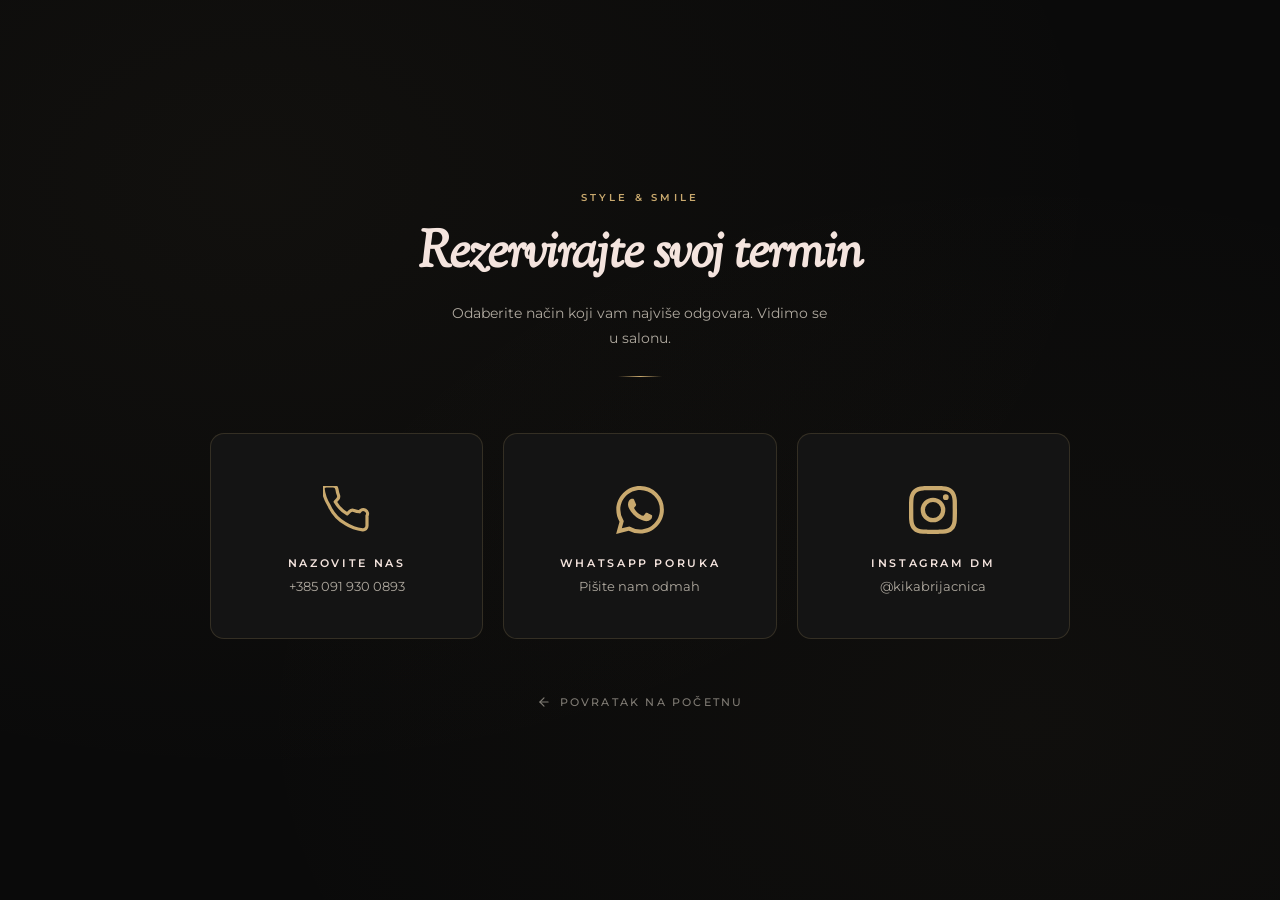
<file: booking.html>
<!DOCTYPE html>
<html lang="hr">
<head>
  <meta charset="UTF-8">
  <meta name="viewport" content="width=device-width, initial-scale=1.0">
  <title>Rezervirajte termin — Style &amp; Smile</title>
  <link rel="preconnect" href="https://fonts.googleapis.com">
  <link rel="preconnect" href="https://fonts.gstatic.com" crossorigin>
  <link href="https://fonts.googleapis.com/css2?family=Sorts+Mill+Goudy:ital@0;1&family=Montserrat:wght@300;400;500;600&display=swap" rel="stylesheet">
  <link rel="stylesheet" href="style.css">
  <style>
    body {
      background-color: #0a0a0a;
      color: var(--text-grey);
      font-family: 'Sorts Mill Goudy', Georgia, serif;
      min-height: 100vh;
      display: flex;
      flex-direction: column;
      padding: 64px 24px;
      /* Subtle radial grain on background */
      background-image:
        radial-gradient(ellipse at 20% 20%, rgba(201,169,110,0.04) 0%, transparent 60%),
        radial-gradient(ellipse at 80% 80%, rgba(201,169,110,0.03) 0%, transparent 55%);
    }

    main {
      flex: 1;
      display: flex;
      flex-direction: column;
      align-items: center;
      justify-content: center;
      width: 100%;
    }

    /* ── Header ── */
    .booking-header {
      text-align: center;
      margin-bottom: 56px;
    }

    .booking-eyebrow {
      font-family: 'Montserrat', sans-serif;
      font-size: 10px;
      font-weight: 600;
      letter-spacing: 0.32em;
      text-transform: uppercase;
      color: #c9a96e;
      display: block;
      margin-bottom: 22px;
    }

    .booking-title {
      font-family: 'Sorts Mill Goudy', Georgia, serif;
      font-size: clamp(30px, 5vw, 52px);
      font-style: italic;
      color: var(--cream);
      line-height: 1.1;
      letter-spacing: -0.02em;
      margin-bottom: 18px;
    }

    .booking-subtext {
      font-family: 'Montserrat', sans-serif;
      font-size: 14px;
      font-weight: 400;
      color: var(--medium-grey);
      line-height: 1.75;
      max-width: 380px;
      margin: 0 auto;
    }

    .booking-divider {
      width: 44px;
      height: 1px;
      background: linear-gradient(to right, transparent, #c9a96e, transparent);
      margin: 26px auto 0;
    }

    /* ── Cards grid ── */
    .booking-cards {
      display: grid;
      grid-template-columns: repeat(3, 1fr);
      gap: 20px;
      width: 100%;
      max-width: 860px;
      margin-bottom: 56px;
    }

    /* ── Card ── */
    .booking-card {
      position: relative;
      display: flex;
      flex-direction: column;
      align-items: center;
      justify-content: center;
      gap: 22px;
      padding: 52px 28px 44px;
      background: #141414;
      border-radius: 14px;
      border: 1px solid rgba(201, 169, 110, 0.18);
      text-decoration: none;
      color: var(--cream);
      touch-action: none;
      /* Spotlight vars */
      --base: 38;
      --spread: 20;
      --radius: 14;
      --border: 2;
      --size: 300;
      --border-size: calc(var(--border) * 1px);
      --spotlight-size: calc(var(--size) * 1px);
      --hue: calc(var(--base) + (var(--xp, 0) * var(--spread)));
      --border-spot-opacity: 1;
      --border-light-opacity: 0.5;
      transition: border-color 0.25s ease,
                  box-shadow 0.25s ease,
                  transform 0.35s cubic-bezier(0.34, 1.56, 0.64, 1);
    }

    .booking-card:hover {
      border-color: rgba(201, 169, 110, 0.55);
      box-shadow: 0 0 28px rgba(201, 169, 110, 0.35), 0 0 64px rgba(201, 169, 110, 0.15);
      transform: translateY(-5px);
    }

    /* Spotlight border */
    .booking-card::before,
    .booking-card::after {
      pointer-events: none;
      content: "";
      position: absolute;
      inset: calc(var(--border-size) * -1);
      border: var(--border-size) solid transparent;
      border-radius: calc(var(--radius) * 1px + var(--border-size));
      mask: linear-gradient(transparent, transparent), linear-gradient(white, white);
      mask-clip: padding-box, border-box;
      mask-composite: intersect;
      -webkit-mask: linear-gradient(#fff 0 0) content-box, linear-gradient(#fff 0 0);
      -webkit-mask-composite: xor;
    }

    .booking-card::before {
      background-image: radial-gradient(
        calc(var(--spotlight-size) * 0.75) calc(var(--spotlight-size) * 0.75) at
        var(--cx, -9999px) var(--cy, -9999px),
        hsl(var(--hue) 100% 65% / var(--border-spot-opacity)),
        transparent 100%
      );
      filter: brightness(3);
    }

    .booking-card::after {
      background-image: radial-gradient(
        calc(var(--spotlight-size) * 0.5) calc(var(--spotlight-size) * 0.5) at
        var(--cx, -9999px) var(--cy, -9999px),
        hsl(0 0% 100% / var(--border-light-opacity)),
        transparent 100%
      );
    }

    /* ── Icon wrapper ── */
    .booking-card-icon {
      width: 48px;
      height: 48px;
      color: #c9a96e;
      display: flex;
      align-items: center;
      justify-content: center;
    }

    .booking-card-icon svg {
      width: 100%;
      height: 100%;
    }

    /* stroke-based icons (phone) */
    .booking-card-icon.icon-stroke svg {
      fill: none;
      stroke: currentColor;
      stroke-width: 1.6;
      stroke-linecap: round;
      stroke-linejoin: round;
    }

    /* fill-based icons (WhatsApp, Instagram) */
    .booking-card-icon.icon-fill svg {
      fill: #c9a96e;
      stroke: none;
    }

    /* ── Card text ── */
    .booking-card-text {
      display: flex;
      flex-direction: column;
      align-items: center;
      gap: 8px;
    }

    .booking-card-label {
      font-family: 'Montserrat', sans-serif;
      font-size: 11px;
      font-weight: 600;
      letter-spacing: 0.24em;
      text-transform: uppercase;
      color: var(--cream);
      text-align: center;
    }

    .booking-card-sub {
      font-family: 'Montserrat', sans-serif;
      font-size: 13px;
      font-weight: 400;
      color: var(--medium-grey);
      text-align: center;
    }

    /* ── Back link ── */
    .booking-back {
      font-family: 'Montserrat', sans-serif;
      font-size: 11px;
      font-weight: 500;
      letter-spacing: 0.2em;
      text-transform: uppercase;
      color: var(--medium-grey);
      text-decoration: none;
      display: inline-flex;
      align-items: center;
      gap: 9px;
      opacity: 0.7;
      transition: opacity 0.25s ease, color 0.25s ease;
    }

    .booking-back:hover {
      opacity: 1;
      color: #c9a96e;
    }

    .booking-back svg {
      width: 14px;
      height: 14px;
      fill: none;
      stroke: currentColor;
      stroke-width: 2;
      stroke-linecap: round;
      stroke-linejoin: round;
    }

    /* ── Mobile ── */
    @media (max-width: 680px) {
      .booking-cards {
        grid-template-columns: 1fr;
        max-width: 380px;
      }
      .booking-card {
        flex-direction: row;
        justify-content: flex-start;
        padding: 28px 32px;
        gap: 24px;
      }
      .booking-card-text { align-items: flex-start; }
      .booking-card-icon { width: 40px; height: 40px; flex-shrink: 0; }
      body { padding: 48px 20px; padding-top: 80px; }
      main { justify-content: flex-start; }
      .booking-header { margin-bottom: 44px; }
      .booking-cards { margin-bottom: 44px; }
    }
  </style>
</head>
<body>

  <main>

  <header class="booking-header">
    <span class="booking-eyebrow">Style &amp; Smile</span>
    <h1 class="booking-title">Rezervirajte svoj termin</h1>
    <p class="booking-subtext">Odaberite način koji vam najviše odgovara. Vidimo se u salonu.</p>
    <div class="booking-divider" aria-hidden="true"></div>
  </header>

  <div class="booking-cards">

    <!-- CARD 1: Telefon -->
    <a href="tel:+3850919300893" class="booking-card" aria-label="Nazovite nas na +385 091 930 0893">
      <div class="booking-card-icon icon-stroke" aria-hidden="true">
        <svg viewBox="0 0 24 24" aria-hidden="true">
          <path d="M22 16.92v3a2 2 0 01-2.18 2 19.79 19.79 0 01-8.63-3.07A19.5 19.5 0 013.07 9.81a19.79 19.79 0 01-3.07-8.67A2 2 0 012 0h3a2 2 0 012 1.72 12.84 12.84 0 00.7 2.81 2 2 0 01-.45 2.11L6.09 7.91a16 16 0 006 6l1.27-1.27a2 2 0 012.11-.45 12.84 12.84 0 002.81.7A2 2 0 0122 14.92z"/>
        </svg>
      </div>
      <div class="booking-card-text" aria-hidden="true">
        <div class="booking-card-label">Nazovite nas</div>
        <div class="booking-card-sub">+385 091 930 0893</div>
      </div>
    </a>

    <!-- CARD 2: WhatsApp -->
    <a href="https://wa.me/3850919300893?text=Bok%20Kika%2C%20%C5%BEelim%20rezervirati%20termin%20za..." target="_blank" rel="noopener" class="booking-card" aria-label="Pišite nam putem WhatsAppa (otvara novu karticu)">
      <div class="booking-card-icon icon-fill" aria-hidden="true">
        <svg viewBox="0 0 24 24" xmlns="http://www.w3.org/2000/svg" aria-hidden="true">
          <path d="M17.472 14.382c-.297-.149-1.758-.867-2.03-.967-.273-.099-.471-.148-.67.15-.197.297-.767.966-.94 1.164-.173.199-.347.223-.644.075-.297-.15-1.255-.463-2.39-1.475-.883-.788-1.48-1.761-1.653-2.059-.173-.297-.018-.458.13-.606.134-.133.298-.347.446-.52.149-.174.198-.298.298-.497.099-.198.05-.371-.025-.52-.075-.149-.669-1.612-.916-2.207-.242-.579-.487-.5-.669-.51-.173-.008-.371-.01-.57-.01-.198 0-.52.074-.792.372-.272.297-1.04 1.016-1.04 2.479 0 1.462 1.065 2.875 1.213 3.074.149.198 2.096 3.2 5.077 4.487.709.306 1.262.489 1.694.625.712.227 1.36.195 1.871.118.571-.085 1.758-.719 2.006-1.413.248-.694.248-1.289.173-1.413-.074-.124-.272-.198-.57-.347m-5.421 7.403h-.004a9.87 9.87 0 01-5.031-1.378l-.361-.214-3.741.982.998-3.648-.235-.374a9.86 9.86 0 01-1.51-5.26c.001-5.45 4.436-9.884 9.888-9.884 2.64 0 5.122 1.03 6.988 2.898a9.825 9.825 0 012.893 6.994c-.003 5.45-4.437 9.884-9.885 9.884m8.413-18.297A11.815 11.815 0 0012.05 0C5.495 0 .16 5.335.157 11.892c0 2.096.547 4.142 1.588 5.945L.057 24l6.305-1.654a11.882 11.882 0 005.683 1.448h.005c6.554 0 11.89-5.335 11.893-11.893a11.821 11.821 0 00-3.48-8.413z"/>
        </svg>
      </div>
      <div class="booking-card-text" aria-hidden="true">
        <div class="booking-card-label">WhatsApp poruka</div>
        <div class="booking-card-sub">Pišite nam odmah</div>
      </div>
    </a>

    <!-- CARD 3: Instagram -->
    <a href="https://instagram.com/kikabrijacnica" target="_blank" rel="noopener" class="booking-card" aria-label="Pošaljite DM na Instagramu @kikabrijacnica (otvara novu karticu)">
      <div class="booking-card-icon icon-fill" aria-hidden="true">
        <svg viewBox="0 0 24 24" xmlns="http://www.w3.org/2000/svg" aria-hidden="true">
          <path d="M12 2.163c3.204 0 3.584.012 4.85.07 3.252.148 4.771 1.691 4.919 4.919.058 1.265.069 1.645.069 4.849 0 3.205-.012 3.584-.069 4.849-.149 3.225-1.664 4.771-4.919 4.919-1.266.058-1.644.07-4.85.07-3.204 0-3.584-.012-4.849-.07-3.26-.149-4.771-1.699-4.919-4.92-.058-1.265-.07-1.644-.07-4.849 0-3.204.013-3.583.07-4.849.149-3.227 1.664-4.771 4.919-4.919 1.266-.057 1.645-.069 4.849-.069zM12 0C8.741 0 8.333.014 7.053.072 2.695.272.273 2.69.073 7.052.014 8.333 0 8.741 0 12c0 3.259.014 3.668.072 4.948.2 4.358 2.618 6.78 6.98 6.98C8.333 23.986 8.741 24 12 24c3.259 0 3.668-.014 4.948-.072 4.354-.2 6.782-2.618 6.979-6.98.059-1.28.073-1.689.073-4.948 0-3.259-.014-3.667-.072-4.947-.196-4.354-2.617-6.78-6.979-6.98C15.668.014 15.259 0 12 0zm0 5.838a6.162 6.162 0 100 12.324 6.162 6.162 0 000-12.324zM12 16a4 4 0 110-8 4 4 0 010 8zm6.406-11.845a1.44 1.44 0 100 2.881 1.44 1.44 0 000-2.881z"/>
        </svg>
      </div>
      <div class="booking-card-text" aria-hidden="true">
        <div class="booking-card-label">Instagram DM</div>
        <div class="booking-card-sub">@kikabrijacnica</div>
      </div>
    </a>

  </div>

  <a href="index.html" class="booking-back">
    <svg viewBox="0 0 24 24" aria-hidden="true">
      <line x1="19" y1="12" x2="5" y2="12"/>
      <polyline points="12 19 5 12 12 5"/>
    </svg>
    Povratak na početnu
  </a>

  </main>

  <script>
    document.querySelectorAll('.booking-card').forEach(function (card) {
      card.addEventListener('pointermove', function (e) {
        var rect = card.getBoundingClientRect();
        card.style.setProperty('--cx', (e.clientX - rect.left).toFixed(1) + 'px');
        card.style.setProperty('--cy', (e.clientY - rect.top).toFixed(1) + 'px');
        card.style.setProperty('--xp', ((e.clientX - rect.left) / rect.width).toFixed(3));
      });
      card.addEventListener('pointerleave', function () {
        card.style.setProperty('--cx', '-9999px');
        card.style.setProperty('--cy', '-9999px');
      });
    });
  </script>

</body>
</html>
</file>
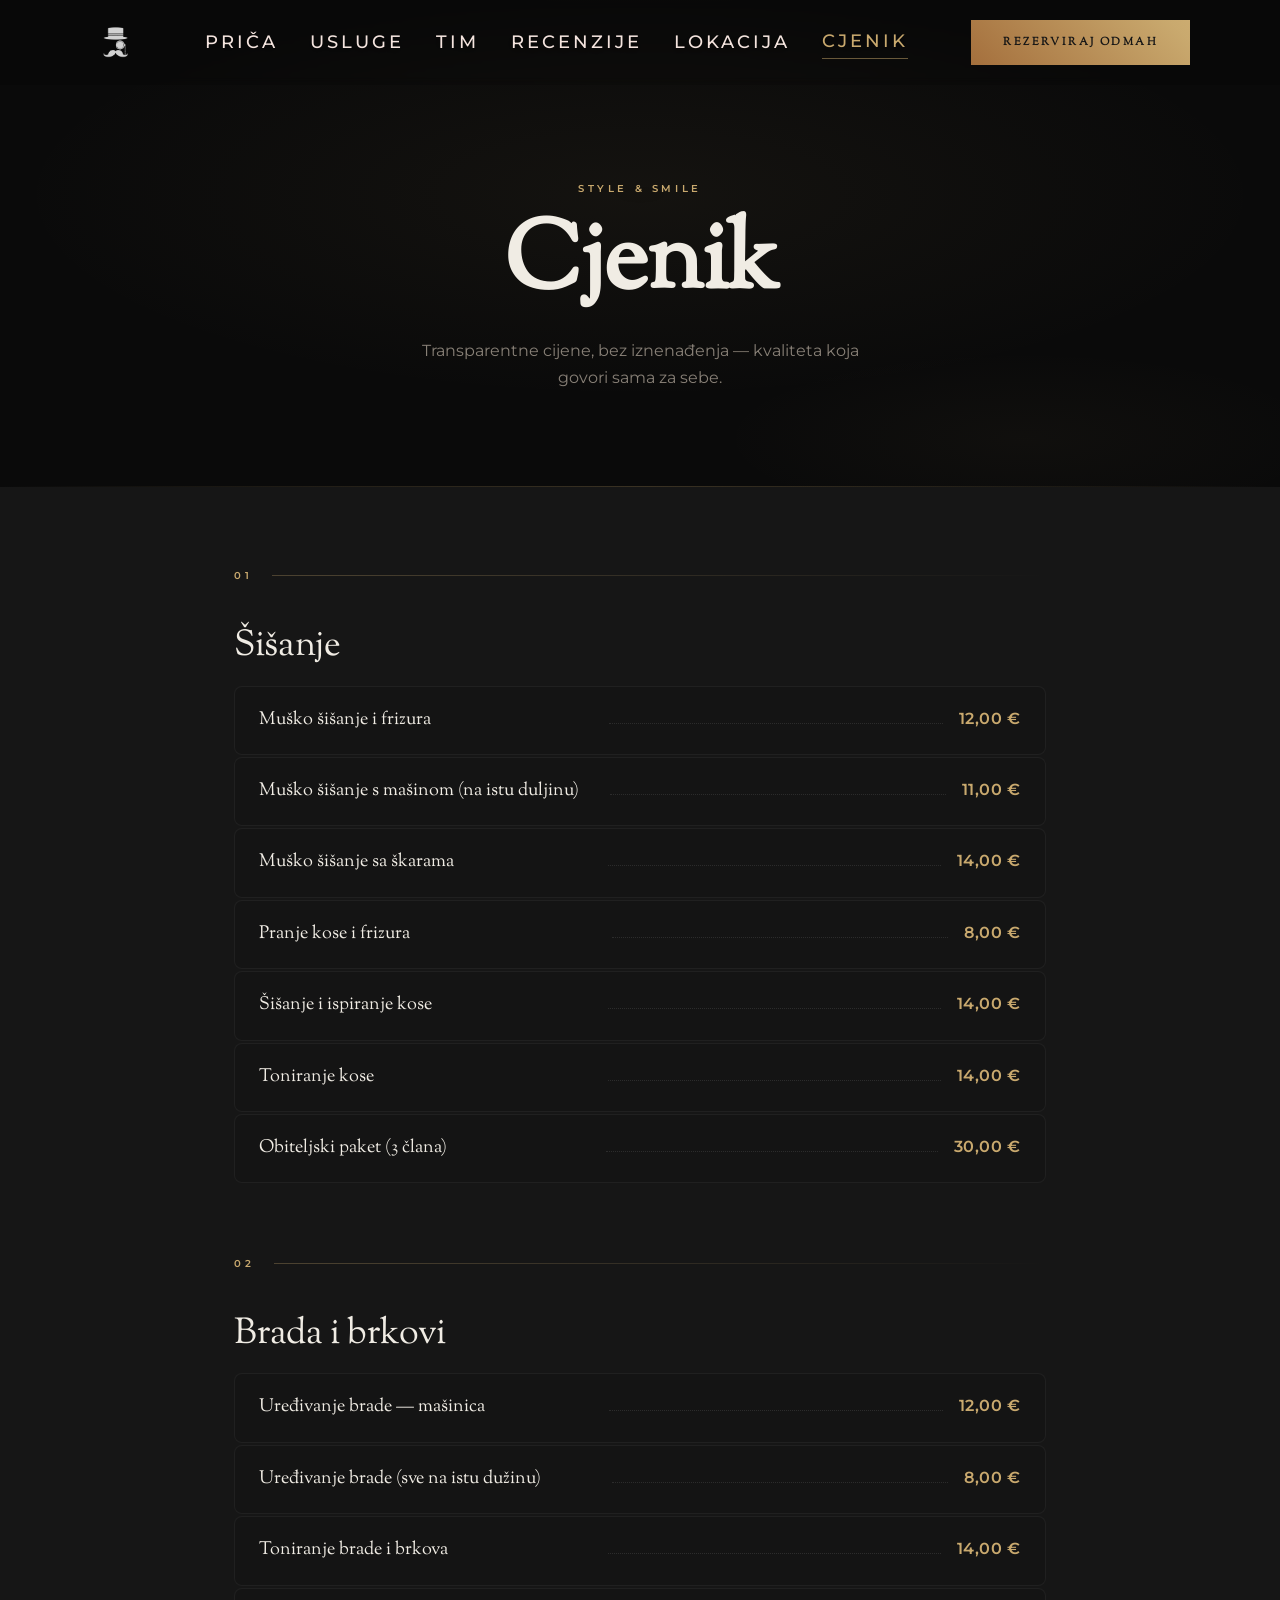
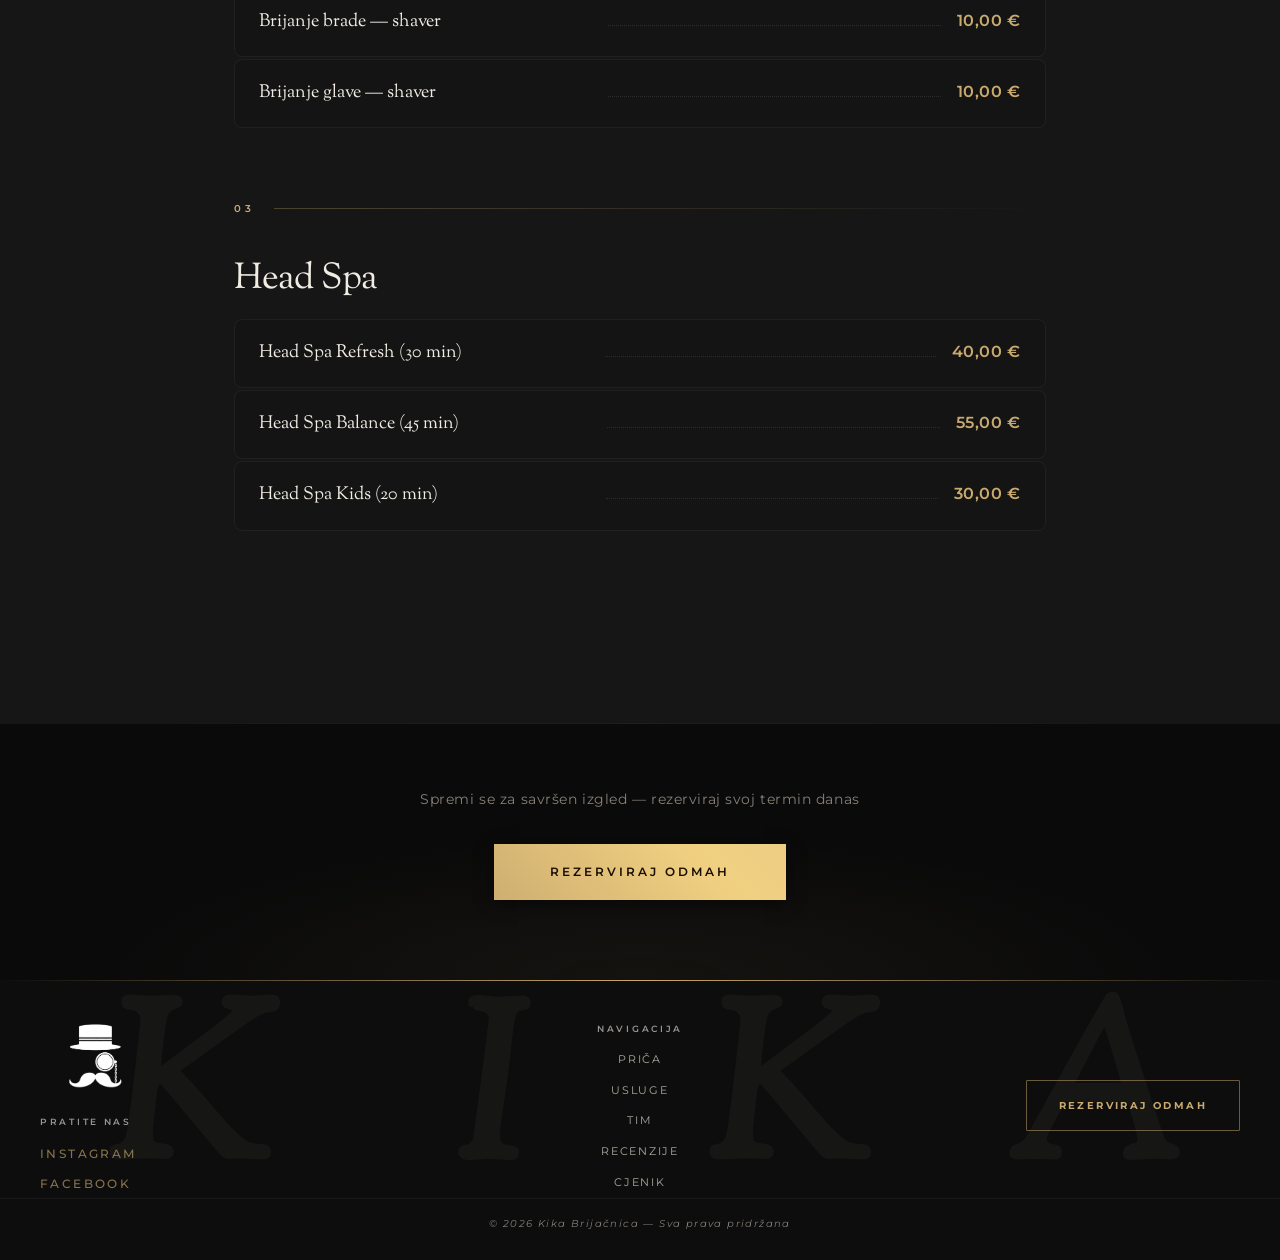
<file: cijenik.html>
<!DOCTYPE html>
<html lang="hr">
<head>
  <meta charset="UTF-8">
  <meta name="viewport" content="width=device-width, initial-scale=1.0">
  <title>Cjenik — Style &amp; Smile</title>
  <meta name="description" content="Pregledajte naš cjenik usluga — šišanje, brijanje, kombo paketi i styling. Transparentne cijene bez iznenađenja.">
  <link rel="canonical" href="https://kikabrijacnica.hr/cijenik.html">
  <link rel="preconnect" href="https://fonts.googleapis.com">
  <link rel="preconnect" href="https://fonts.gstatic.com" crossorigin>
  <link href="https://fonts.googleapis.com/css2?family=Sorts+Mill+Goudy:ital@0;1&family=Montserrat:wght@300;400;500;600&family=Great+Vibes&display=swap" rel="stylesheet">
  <link rel="stylesheet" href="style.css">
  <style>
    body {
      background-color: var(--dark);
      color: var(--text-grey);
      font-family: 'Sorts Mill Goudy', Georgia, serif;
      font-size: 15px;
      line-height: 1.7;
    }

    /* ─── NAVIGACIJA ─── (verbatim copy from index.html) */
    nav#main-nav {
      position: fixed;
      top: 0; left: 0; right: 0;
      z-index: 100;
      display: flex;
      justify-content: center;
      padding: 0 32px;
      background: rgba(0, 0, 0, 0.1);
      backdrop-filter: blur(4px);
      -webkit-backdrop-filter: blur(4px);
      transition: top 0.45s cubic-bezier(0.4,0,0.2,1),
                  background 0.45s ease,
                  backdrop-filter 0.45s ease;
    }

    .nav-bar {
      width: 100%;
      max-width: 1100px;
      display: flex;
      align-items: center;
      justify-content: space-between;
      padding: 20px 0;
      transition: background 0.45s cubic-bezier(0.4,0,0.2,1),
                  padding 0.45s cubic-bezier(0.4,0,0.2,1),
                  border-radius 0.45s cubic-bezier(0.4,0,0.2,1),
                  box-shadow 0.45s cubic-bezier(0.4,0,0.2,1);
    }

    .nav-links-desktop {
      flex: 1;
      display: flex;
      align-items: center;
      justify-content: center;
      gap: 32px;
    }

    .nav-logo {
      display: flex;
      align-items: center;
      flex-shrink: 0;
      text-decoration: none;
      opacity: 0.82;
      transition: opacity 0.3s ease, transform 0.3s ease;
    }

    .nav-logo:hover {
      opacity: 1;
      transform: translateY(-1px);
    }

    .nav-logo img {
      height: 36px;
      width: auto;
      display: block;
      filter: brightness(0) invert(1);
    }

    .nav-link {
      font-family: 'Montserrat', sans-serif;
      font-size: 18px;
      font-weight: 500;
      text-transform: uppercase;
      letter-spacing: 3px;
      color: var(--cream);
      text-decoration: none;
      text-shadow: 0px 2px 10px rgba(0,0,0,0.9);
      transition: color 0.3s ease, transform 0.3s ease;
    }

    .nav-link:hover {
      color: #c9a96e;
      transform: translateY(-1px);
    }

    /* Active indicator for current page — cijenik.html only */
    .nav-link--active {
      color: #c9a96e;
      border-bottom: 1px solid rgba(201,169,110,0.5);
      padding-bottom: 2px;
    }

    .nav-cta {
      position: relative;
      display: inline-block;
      padding: 13px 32px;
      border: none;
      color: var(--dark);
      background: linear-gradient(45deg, #a16a38, #c9a96e, #e8c88a);
      background-size: 200% 200%;
      background-position: left center;
      text-decoration: none;
      text-transform: uppercase;
      letter-spacing: 0.22em;
      font-size: 11px;
      font-family: 'Sorts Mill Goudy', serif;
      font-weight: 600;
      white-space: nowrap;
      cursor: pointer;
      transition: background-position 0.5s ease, transform 0.3s ease;
      z-index: 0;
    }

    .nav-cta::after {
      content: '';
      position: absolute;
      inset: 0;
      top: 8px;
      background: linear-gradient(45deg, #a16a38, #c9a96e, #e8c88a);
      background-size: 200% 200%;
      background-position: left center;
      filter: blur(14px);
      opacity: 0;
      z-index: -1;
      transition: opacity 0.5s ease, background-position 0.5s ease;
    }

    .nav-cta:hover {
      background-position: right center;
      transform: translateY(-2px);
    }

    .nav-cta:hover::after {
      opacity: 0.65;
      background-position: right center;
    }

    .nav-hamburger {
      display: none;
      background: none;
      border: none;
      cursor: pointer;
      color: var(--cream);
      padding: 4px;
      line-height: 0;
    }

    /* ── Scrolled: floating pill (desktop only) ── */
    @media (min-width: 768px) {
      nav#main-nav.scrolled {
        top: 16px;
        background: transparent;
        backdrop-filter: none;
        -webkit-backdrop-filter: none;
      }
      nav#main-nav.scrolled .nav-bar {
        background: rgba(10, 10, 10, 0.82);
        backdrop-filter: blur(18px);
        -webkit-backdrop-filter: blur(18px);
        border-radius: 60px;
        padding: 14px 44px;
        border: 1px solid rgba(255,255,255,0.07);
        box-shadow: 0 8px 32px rgba(0,0,0,0.55);
      }
    }

    /* ── Mobile ── */
    @media (max-width: 767px) {
      .nav-links-desktop { display: none; }
      .nav-cta { display: none; }
      .nav-hamburger { display: flex; align-items: center; justify-content: center; }
      .nav-bar { justify-content: space-between; padding: 16px 0; }
      nav#main-nav.scrolled .nav-bar {
        background: rgba(10, 10, 10, 0.82);
        backdrop-filter: blur(18px);
        -webkit-backdrop-filter: blur(18px);
        border-radius: 12px;
        padding: 10px 20px;
        border: 1px solid rgba(255,255,255,0.07);
        box-shadow: 0 4px 16px rgba(0,0,0,0.5);
      }
    }

    /* ── Mobile overlay menu ── */
    .nav-mobile {
      position: fixed;
      inset: 0;
      z-index: 99;
      background: rgba(10, 10, 10, 0.97);
      backdrop-filter: blur(20px);
      -webkit-backdrop-filter: blur(20px);
      display: flex;
      flex-direction: column;
      align-items: center;
      justify-content: center;
      gap: 0;
      opacity: 0;
      pointer-events: none;
      transition: opacity 0.35s cubic-bezier(0.4,0,0.2,1);
    }

    .nav-mobile.open {
      opacity: 1;
      pointer-events: auto;
    }

    .nav-mobile .nav-link {
      font-size: 28px;
      letter-spacing: 4px;
      padding: 18px 0;
      text-shadow: none;
      border-bottom: 1px solid rgba(255,255,255,0.06);
      width: 240px;
      text-align: center;
    }

    .nav-mobile .nav-link--active {
      color: #c9a96e;
    }

    .nav-mobile .nav-cta {
      margin-top: 32px;
      font-size: 13px;
      padding: 16px 48px;
    }

    /* ─── CIJENIK HERO ─── */
    .cijenik-hero {
      position: relative;
      padding: 180px 24px 96px;
      text-align: center;
      background:
        radial-gradient(ellipse 70% 60% at 50% 40%, rgba(201,169,110,0.05) 0%, transparent 70%),
        radial-gradient(ellipse 40% 30% at 80% 90%, rgba(201,169,110,0.03) 0%, transparent 60%),
        #0a0a0a;
      overflow: hidden;
    }

    .cijenik-hero::after {
      content: '';
      position: absolute;
      bottom: 0; left: 0; right: 0;
      height: 1px;
      background: linear-gradient(90deg, transparent, rgba(201,169,110,0.25), transparent);
    }

    .cijenik-hero .label {
      display: block;
      font-family: 'Montserrat', sans-serif;
      font-size: 10px;
      font-weight: 600;
      letter-spacing: 0.36em;
      text-transform: uppercase;
      color: #c9a96e;
      margin-bottom: 20px;
    }

    .cijenik-hero h1 {
      font-family: 'Sorts Mill Goudy', Georgia, serif;
      font-size: clamp(52px, 8vw, 96px);
      line-height: 1;
      letter-spacing: -0.02em;
      color: #f0ece4;
      margin-bottom: 24px;
    }

    .cijenik-hero p {
      font-family: 'Montserrat', sans-serif;
      font-size: 16px;
      font-weight: 400;
      color: #888077;
      max-width: 480px;
      margin: 0 auto;
      line-height: 1.7;
    }

    /* ─── CIJENIK CONTENT ─── */
    .cijenik-content {
      max-width: 860px;
      margin: 0 auto;
      padding: 80px 24px 120px;
    }

    /* Category block */
    .price-category {
      margin-bottom: 72px;
      opacity: 0;
      transform: translateY(20px);
      transition: opacity 0.55s ease, transform 0.55s ease;
    }

    .price-category.visible {
      opacity: 1;
      transform: translateY(0);
    }

    .price-category-header {
      display: flex;
      align-items: center;
      gap: 20px;
      margin-bottom: 32px;
    }

    .price-category-header::after {
      content: '';
      flex: 1;
      height: 1px;
      background: linear-gradient(90deg, rgba(201,169,110,0.3), transparent);
    }

    .price-category-label {
      font-family: 'Montserrat', sans-serif;
      font-size: 10px;
      font-weight: 600;
      letter-spacing: 0.36em;
      text-transform: uppercase;
      color: #c9a96e;
      white-space: nowrap;
    }

    .price-category h2 {
      font-family: 'Sorts Mill Goudy', Georgia, serif;
      font-size: clamp(26px, 4vw, 36px);
      color: #f0ece4;
      font-weight: 400;
      margin-bottom: 8px;
      letter-spacing: -0.01em;
    }

    /* Individual price row */
    .price-list {
      display: flex;
      flex-direction: column;
      gap: 2px;
      list-style: none;
      padding: 0;
      margin: 0;
    }

    .price-item {
      display: flex;
      align-items: baseline;
      justify-content: space-between;
      gap: 16px;
      padding: 18px 24px;
      background: #141414;
      border: 1px solid rgba(255,255,255,0.05);
      border-radius: 8px;
      transition: background 0.22s ease, border-color 0.22s ease;
    }

    .price-item:hover {
      background: #1c1c1c;
      border-color: rgba(201,169,110,0.12);
    }

    .price-item-info {
      flex: 1;
      min-width: 0;
    }

    .price-item-name {
      font-family: 'Sorts Mill Goudy', Georgia, serif;
      font-size: 18px;
      color: #f0ece4;
      line-height: 1.3;
      margin-bottom: 4px;
    }

    .price-item-desc {
      font-family: 'Montserrat', sans-serif;
      font-size: 12px;
      font-weight: 400;
      color: #888077;
      line-height: 1.5;
    }

    .price-item-price {
      font-family: 'Montserrat', sans-serif;
      font-size: 16px;
      font-weight: 600;
      color: #c9a96e;
      white-space: nowrap;
      letter-spacing: 0.04em;
    }

    /* Divider dot between name and price */
    .price-item-dots {
      flex: 1;
      border-bottom: 1px dotted rgba(255,255,255,0.1);
      margin-bottom: 4px;
      min-width: 24px;
    }

    /* CTA strip */
    .cijenik-cta {
      text-align: center;
      padding: 64px 24px 80px;
      background:
        radial-gradient(ellipse 60% 80% at 50% 100%, rgba(201,169,110,0.06) 0%, transparent 70%),
        #0a0a0a;
      border-top: 1px solid rgba(255,255,255,0.05);
    }

    .cijenik-cta p {
      font-family: 'Montserrat', sans-serif;
      font-size: 14px;
      color: #888077;
      margin-bottom: 32px;
      letter-spacing: 0.04em;
    }

    .cta-btn {
      position: relative;
      display: inline-block;
      padding: 18px 56px;
      border: none;
      color: #1a0e00;
      background: linear-gradient(45deg, #c9a96e, #f0d080, #e8c88a, #c9a96e);
      background-size: 250% 250%;
      background-position: left center;
      text-decoration: none;
      text-transform: uppercase;
      letter-spacing: 3px;
      font-size: 12px;
      font-family: 'Montserrat', sans-serif;
      font-weight: 600;
      cursor: pointer;
      box-shadow: 0 4px 15px rgba(0,0,0,0.5);
      transition: background-position 0.5s ease, transform 0.3s ease, box-shadow 0.3s ease;
      z-index: 0;
    }

    .cta-btn::after {
      content: '';
      position: absolute;
      inset: 0;
      top: 10px;
      background: linear-gradient(45deg, #c9a96e, #f0d080, #e8c88a);
      background-size: 250% 250%;
      background-position: left center;
      filter: blur(18px);
      opacity: 0;
      z-index: -1;
      transition: opacity 0.5s ease, background-position 0.5s ease;
    }

    .cta-btn:hover {
      background-position: right center;
      transform: translateY(-3px);
      box-shadow: 0 8px 25px rgba(0,0,0,0.6);
    }

    .cta-btn:hover::after {
      opacity: 0.8;
    }

    @media (max-width: 768px) {
      .cijenik-hero {
        padding: 140px 20px 72px;
      }
      .cijenik-content {
        padding: 56px 16px 80px;
      }
      .price-item {
        padding: 14px 16px;
        gap: 12px;
      }
      .price-item-dots { display: none; }
      .price-item-name {
        font-size: 16px;
      }
      .price-item-price {
        font-size: 15px;
        flex-shrink: 0;
      }
    }
  </style>
</head>
<body>

<!-- NAVIGACIJA -->
<nav id="main-nav" aria-label="Glavna navigacija">
  <div class="nav-bar">
    <a href="index.html" class="nav-logo" aria-label="Povratak na naslovnicu">
      <img src="Gemini_Generated_Image_wj0z25wj0z25wj0z-removebg-preview.png" alt="" width="36" height="36" aria-hidden="true">
    </a>
    <div class="nav-links-desktop">
      <a href="index.html#prica" class="nav-link">Priča</a>
      <a href="index.html#usluge" class="nav-link">Usluge</a>
      <a href="index.html#tim" class="nav-link">Tim</a>
      <a href="index.html#recenzije" class="nav-link">Recenzije</a>
      <a href="index.html#lokacija" class="nav-link">Lokacija</a>
      <a href="cijenik.html" class="nav-link nav-link--active" aria-current="page">Cjenik</a>
    </div>
    <a href="booking.html" class="nav-cta">Rezerviraj odmah</a>
    <button class="nav-hamburger" id="nav-hamburger" aria-label="Otvori izbornik" aria-expanded="false" aria-controls="nav-mobile">
      <svg id="hamburger-icon" width="28" height="28" viewBox="0 0 32 32" fill="none" stroke="currentColor" stroke-width="2.5" stroke-linecap="round" stroke-linejoin="round" aria-hidden="true">
        <line x1="4" y1="10" x2="28" y2="10"/>
        <line x1="4" y1="16" x2="28" y2="16"/>
        <line x1="4" y1="22" x2="28" y2="22"/>
      </svg>
    </button>
  </div>
</nav>

<!-- Mobile menu overlay -->
<div class="nav-mobile" id="nav-mobile" role="dialog" aria-modal="true" aria-label="Izbornik" aria-hidden="true">
  <a href="index.html#prica" class="nav-link">Priča</a>
  <a href="index.html#usluge" class="nav-link">Usluge</a>
  <a href="index.html#tim" class="nav-link">Tim</a>
  <a href="index.html#recenzije" class="nav-link">Recenzije</a>
  <a href="index.html#lokacija" class="nav-link">Lokacija</a>
  <a href="cijenik.html" class="nav-link nav-link--active">Cjenik</a>
  <a href="booking.html" class="nav-cta">Rezerviraj odmah</a>
</div>

<!-- HERO -->
<section class="cijenik-hero">
  <span class="label">Style &amp; Smile</span>
  <h1>Cjenik</h1>
  <p>Transparentne cijene, bez iznenađenja — kvaliteta koja govori sama za sebe.</p>
</section>

<!-- CIJENIK SADRŽAJ -->
<main class="cijenik-content">

  <!-- ── ŠIŠANJE ── -->
  <div class="price-category">
    <div class="price-category-header">
      <span class="price-category-label">01</span>
    </div>
    <h2>Šišanje</h2>
    <div class="price-list" role="list">

      <div class="price-item" role="listitem">
        <div class="price-item-info">
          <div class="price-item-name">Muško šišanje i frizura</div>
        </div>
        <div class="price-item-dots" aria-hidden="true"></div>
        <div class="price-item-price">12,00 €</div>
      </div>

      <div class="price-item" role="listitem">
        <div class="price-item-info">
          <div class="price-item-name">Muško šišanje s mašinom (na istu duljinu)</div>
        </div>
        <div class="price-item-dots" aria-hidden="true"></div>
        <div class="price-item-price">11,00 €</div>
      </div>

      <div class="price-item" role="listitem">
        <div class="price-item-info">
          <div class="price-item-name">Muško šišanje sa škarama</div>
        </div>
        <div class="price-item-dots" aria-hidden="true"></div>
        <div class="price-item-price">14,00 €</div>
      </div>

      <div class="price-item" role="listitem">
        <div class="price-item-info">
          <div class="price-item-name">Pranje kose i frizura</div>
        </div>
        <div class="price-item-dots" aria-hidden="true"></div>
        <div class="price-item-price">8,00 €</div>
      </div>

      <div class="price-item" role="listitem">
        <div class="price-item-info">
          <div class="price-item-name">Šišanje i ispiranje kose</div>
        </div>
        <div class="price-item-dots" aria-hidden="true"></div>
        <div class="price-item-price">14,00 €</div>
      </div>

      <div class="price-item" role="listitem">
        <div class="price-item-info">
          <div class="price-item-name">Toniranje kose</div>
        </div>
        <div class="price-item-dots" aria-hidden="true"></div>
        <div class="price-item-price">14,00 €</div>
      </div>

      <div class="price-item" role="listitem">
        <div class="price-item-info">
          <div class="price-item-name">Obiteljski paket (3 člana)</div>
        </div>
        <div class="price-item-dots" aria-hidden="true"></div>
        <div class="price-item-price">30,00 €</div>
      </div>

    </div>
  </div>

  <!-- ── BRADA I BRKOVI ── -->
  <div class="price-category">
    <div class="price-category-header">
      <span class="price-category-label">02</span>
    </div>
    <h2>Brada i brkovi</h2>
    <div class="price-list" role="list">

      <div class="price-item" role="listitem">
        <div class="price-item-info">
          <div class="price-item-name">Uređivanje brade — mašinica</div>
        </div>
        <div class="price-item-dots" aria-hidden="true"></div>
        <div class="price-item-price">12,00 €</div>
      </div>

      <div class="price-item" role="listitem">
        <div class="price-item-info">
          <div class="price-item-name">Uređivanje brade (sve na istu dužinu)</div>
        </div>
        <div class="price-item-dots" aria-hidden="true"></div>
        <div class="price-item-price">8,00 €</div>
      </div>

      <div class="price-item" role="listitem">
        <div class="price-item-info">
          <div class="price-item-name">Toniranje brade i brkova</div>
        </div>
        <div class="price-item-dots" aria-hidden="true"></div>
        <div class="price-item-price">14,00 €</div>
      </div>

      <div class="price-item" role="listitem">
        <div class="price-item-info">
          <div class="price-item-name">Brijanje brade — shaver</div>
        </div>
        <div class="price-item-dots" aria-hidden="true"></div>
        <div class="price-item-price">10,00 €</div>
      </div>

      <div class="price-item" role="listitem">
        <div class="price-item-info">
          <div class="price-item-name">Brijanje glave — shaver</div>
        </div>
        <div class="price-item-dots" aria-hidden="true"></div>
        <div class="price-item-price">10,00 €</div>
      </div>

    </div>
  </div>

  <!-- ── HEAD SPA ── -->
  <div class="price-category">
    <div class="price-category-header">
      <span class="price-category-label">03</span>
    </div>
    <h2>Head Spa</h2>
    <div class="price-list" role="list">

      <div class="price-item" role="listitem">
        <div class="price-item-info">
          <div class="price-item-name">Head Spa Refresh (30 min)</div>
        </div>
        <div class="price-item-dots" aria-hidden="true"></div>
        <div class="price-item-price">40,00 €</div>
      </div>

      <div class="price-item" role="listitem">
        <div class="price-item-info">
          <div class="price-item-name">Head Spa Balance (45 min)</div>
        </div>
        <div class="price-item-dots" aria-hidden="true"></div>
        <div class="price-item-price">55,00 €</div>
      </div>

      <div class="price-item" role="listitem">
        <div class="price-item-info">
          <div class="price-item-name">Head Spa Kids (20 min)</div>
        </div>
        <div class="price-item-dots" aria-hidden="true"></div>
        <div class="price-item-price">30,00 €</div>
      </div>

    </div>
  </div>

</main>

<!-- CTA STRIP -->
<section class="cijenik-cta">
  <p>Spremi se za savršen izgled — rezerviraj svoj termin danas</p>
  <a href="booking.html" class="cta-btn">Rezerviraj odmah</a>
</section>

<!-- FOOTER -->
<footer>

  <div class="footer-thread"></div>

  <div class="footer-body">

    <div class="footer-inner">
      <div class="footer-kika" aria-hidden="true">
        <span>K</span>
        <span>I</span>
        <span>K</span>
        <span>A</span>
      </div>
    </div>

    <div class="footer-content">

      <div class="footer-left">
        <img src="Gemini_Generated_Image_wj0z25wj0z25wj0z-removebg-preview.png"
             alt="Kika Brijačnica" class="footer-logo" loading="lazy">
        <div class="footer-col-label">Pratite nas</div>
        <div class="footer-social">
          <a href="https://instagram.com/kikabrijacnica" target="_blank" rel="noopener">Instagram</a>
          <a href="https://facebook.com/kikabrijacnica" target="_blank" rel="noopener">Facebook</a>
        </div>
      </div>

      <div class="footer-center">
        <div class="footer-col-label">Navigacija</div>
        <nav class="footer-nav" aria-label="Navigacija na stranici">
          <a href="index.html#prica">Priča</a>
          <a href="index.html#usluge">Usluge</a>
          <a href="index.html#tim">Tim</a>
          <a href="index.html#recenzije">Recenzije</a>
          <a href="cijenik.html" aria-current="page">Cjenik</a>
        </nav>
      </div>

      <div class="footer-right">
        <a href="booking.html" class="footer-cta-btn">
          <span>Rezerviraj odmah</span>
        </a>
      </div>

    </div>

  </div>

  <div class="footer-bottom">
    <div class="footer-copy">© 2026 Kika Brijačnica — Sva prava pridržana</div>
  </div>

</footer>

<script src="https://cdnjs.cloudflare.com/ajax/libs/gsap/3.12.5/gsap.min.js"></script>
<script>
  // ── Nav scroll behaviour ──
  (function () {
    var nav = document.getElementById('main-nav');
    var hamburger = document.getElementById('nav-hamburger');
    var mobileMenu = document.getElementById('nav-mobile');
    var mobileLinks = mobileMenu.querySelectorAll('a');
    var menuOpen = false;

    var HAMBURGER_SVG = '<line x1="4" y1="10" x2="28" y2="10"/><line x1="4" y1="16" x2="28" y2="16"/><line x1="4" y1="22" x2="28" y2="22"/>';
    var CLOSE_SVG = '<line x1="6" y1="6" x2="26" y2="26"/><line x1="26" y1="6" x2="6" y2="26"/>';

    window.addEventListener('scroll', function () {
      nav.classList.toggle('scrolled', window.scrollY > 10);
    }, { passive: true });

    hamburger.addEventListener('click', function () {
      menuOpen = !menuOpen;
      mobileMenu.classList.toggle('open', menuOpen);
      document.body.style.overflow = menuOpen ? 'hidden' : '';
      document.getElementById('hamburger-icon').innerHTML = menuOpen ? CLOSE_SVG : HAMBURGER_SVG;
      hamburger.setAttribute('aria-expanded', menuOpen ? 'true' : 'false');
      mobileMenu.setAttribute('aria-hidden', menuOpen ? 'false' : 'true');
    });

    mobileLinks.forEach(function (link) {
      link.addEventListener('click', function () {
        menuOpen = false;
        mobileMenu.classList.remove('open');
        document.body.style.overflow = '';
        document.getElementById('hamburger-icon').innerHTML = HAMBURGER_SVG;
        hamburger.setAttribute('aria-expanded', 'false');
        mobileMenu.setAttribute('aria-hidden', 'true');
      });
    });
  })();

  // ── Scroll reveal for price categories ──
  (function () {
    if (window.matchMedia('(prefers-reduced-motion: reduce)').matches) return;
    var categories = document.querySelectorAll('.price-category');
    var observer = new IntersectionObserver(function (entries) {
      entries.forEach(function (entry) {
        if (entry.isIntersecting) {
          entry.target.classList.add('visible');
          observer.unobserve(entry.target);
        }
      });
    }, { threshold: 0.1 });
    categories.forEach(function (el) { observer.observe(el); });
  })();
</script>

</body>
</html>
</file>
<file: style.css>
/* ─── Kika Frizerski salon — shared base styles ─── */

/* ─── RESET ─── */
*, *::before, *::after {
  box-sizing: border-box;
  margin: 0;
  padding: 0;
}

/* ─── CSS VARIABLES ─── */
:root {
  --burgundy: #672f25;
  --cream: #f4e4de;
  --green: #708472;
  --brown: #a16a38;
  --text-grey: #e2e1df;
  --light-grey: #d9d8d6;
  --medium-grey: #afa99f;
  --dark: #161616;
}

/* ─── SERVICE CARD: per-image position overrides ─── */
.haircut-img {
  object-fit: cover !important;
  object-position: 50% calc(1% - 20px) !important;
}

.beard-img {
  object-fit: cover !important;
  object-position: 25% center !important;
}

.kombo-img {
  object-fit: cover !important;
  object-position: center 15% !important;
}

/* ─── HTML / BODY BASE ─── */
html {
  scroll-behavior: auto;
  overflow-x: hidden;
}

body {
  overflow-x: hidden;
  -webkit-font-smoothing: antialiased;
  -moz-osx-font-smoothing: grayscale;
}

/* ─── ACCESSIBILITY: FOCUS VISIBLE ─── */
/* Remove focus ring for mouse/touch; keep it for keyboard navigation only */
*:focus:not(:focus-visible) {
  outline: none;
}

*:focus-visible {
  outline: 2px solid #c9a96e;
  outline-offset: 4px;
  border-radius: 3px;
  box-shadow: 0 0 0 4px rgba(201, 169, 110, 0.22);
}

/* Circular focus ring for logo */
.nav-logo:focus-visible {
  outline: 2px solid #c9a96e;
  outline-offset: 6px;
  border-radius: 50%;
  box-shadow: 0 0 0 4px rgba(201, 169, 110, 0.22);
}

/* On light cream backgrounds — story section uses dark green ring */
.story *:focus-visible {
  outline-color: #3d5040;
  box-shadow: 0 0 0 4px rgba(61, 80, 64, 0.22);
}

/* ─── FOOTER ─── */
footer {
  background-color: #0d0d0d;
  position: relative;
  overflow: hidden;
  padding: 0;
}

.footer-thread {
  height: 1px;
  background: linear-gradient(to right, transparent 0%, #c9a96e 50%, transparent 100%);
}

/* Full-width band — content overlay anchors to this, letters anchor to footer-inner inside it.
   margin-bottom: -33px absorbs the font's descender metric gap so the space below the visible
   letter shapes matches the space above them (top gap ≈ 42px, was 42px vs 75px before). */
.footer-body {
  position: relative;
  height: 250px;
  overflow: hidden;
  margin-bottom: -33px;
}

/* Letter container: centered, fixed-width — KIKA stays bounded to 1200px */
.footer-inner {
  position: relative;
  max-width: 1200px;
  margin: 0 auto;
  height: 250px;
  overflow: hidden;
}

.footer-kika {
  position: absolute;
  inset: 0;
  display: flex;
  align-items: center;
  pointer-events: none;
  user-select: none;
}

.footer-kika span {
  flex: 1;
  font-family: 'Sorts Mill Goudy', Georgia, serif;
  font-size: 220px;
  font-style: italic;
  font-weight: 900;
  color: #f4e4de;
  opacity: 0.04;
  line-height: 1;
  text-align: center;
}

/* Content overlay anchors to .footer-body (full viewport width), NOT .footer-inner.
   1fr auto 1fr: equal side cells force nav to exact screen center at all widths. */
.footer-content {
  position: absolute;
  inset: 0;
  z-index: 10;
  display: grid;
  grid-template-columns: 1fr auto 1fr;
  align-items: center;
  padding: 0 40px;
  gap: 0;
}

.footer-left {
  display: flex;
  flex-direction: column;
  align-items: flex-start;
  justify-self: start;
}

.footer-center {
  display: flex;
  flex-direction: column;
  align-items: center;
}

.footer-right {
  display: flex;
  flex-direction: column;
  align-items: flex-end;
  justify-content: center;
  justify-self: end;
}

.footer-logo {
  height: 77px;
  width: auto;
  display: block;
  margin-bottom: 20px;
}

.footer-col-label {
  font-family: 'Montserrat', sans-serif;
  font-size: 9px;
  font-weight: 600;
  letter-spacing: 0.3em;
  text-transform: uppercase;
  color: #9a9490;
  margin-bottom: 14px;
}

.footer-social {
  display: flex;
  flex-direction: column;
  gap: 10px;
}

.footer-social a {
  font-family: 'Montserrat', sans-serif;
  font-size: 12px;
  font-weight: 500;
  letter-spacing: 0.2em;
  text-transform: uppercase;
  color: #c9a96e;
  text-decoration: none;
  opacity: 0.65;
  transition: opacity 0.25s cubic-bezier(0.16,1,0.3,1);
  width: fit-content;
}

.footer-social a:hover { opacity: 1; }

.footer-nav {
  display: flex;
  flex-direction: column;
  gap: 12px;
  align-items: center;
}

.footer-nav a {
  font-family: 'Montserrat', sans-serif;
  font-size: 11px;
  font-weight: 400;
  letter-spacing: 0.16em;
  text-transform: uppercase;
  color: var(--medium-grey);
  text-decoration: none;
  transition: color 0.25s cubic-bezier(0.16,1,0.3,1);
  width: fit-content;
}

.footer-nav a:hover { color: #c9a96e; }

.footer-cta-btn {
  display: inline-block;
  font-family: 'Montserrat', sans-serif;
  font-size: 10px;
  font-weight: 700;
  letter-spacing: 0.24em;
  text-transform: uppercase;
  color: #c9a96e;
  background: transparent;
  border: 1px solid rgba(201,169,110,0.5);
  text-decoration: none;
  padding: 16px 32px;
  border-radius: 1px;
  position: relative;
  overflow: hidden;
  transition: color 0.4s cubic-bezier(0.16,1,0.3,1),
              border-color 0.4s cubic-bezier(0.16,1,0.3,1);
}

.footer-cta-btn::before {
  content: '';
  position: absolute;
  inset: 0;
  background: linear-gradient(90deg, #a16a38, #c9a96e 60%, #e8c88a);
  transform: translateX(-101%);
  transition: transform 0.45s cubic-bezier(0.16,1,0.3,1);
  z-index: 0;
}

.footer-cta-btn span {
  position: relative;
  z-index: 1;
}

.footer-cta-btn:hover {
  color: #111;
  border-color: #c9a96e;
}

.footer-cta-btn:hover::before {
  transform: translateX(0);
}

.footer-bottom {
  position: relative;
  z-index: 10;
  border-top: 1px solid rgba(255,255,255,0.05);
  padding: 16px 80px 28px;
  text-align: center;
}

.footer-copy {
  font-family: 'Montserrat', sans-serif;
  font-size: 10px;
  color: #847e78;
  letter-spacing: 0.14em;
  font-style: italic;
}

@media (max-width: 1024px) {
  .footer-kika { display: none; }
  .footer-body { height: auto; margin-bottom: 0; }
  .footer-inner { height: auto; overflow: visible; }
  .footer-content {
    position: static;
    grid-template-columns: 1fr;
    padding: 56px 40px 48px;
    gap: 36px;
  }
  .footer-left,
  .footer-center,
  .footer-right { align-items: flex-start; }
  .footer-nav { align-items: flex-start; }
  .footer-bottom { padding: 16px 40px 28px; }
}

@media (max-width: 768px) {
  .footer-content {
    gap: 28px;
    text-align: center;
  }
  .footer-left,
  .footer-center,
  .footer-right {
    align-items: center;
    justify-self: stretch;
  }
  .footer-logo {
    margin: 0 auto 20px;
  }
  .footer-social,
  .footer-nav {
    align-items: center;
    width: 100%;
  }
  .footer-social a,
  .footer-nav a {
    width: auto;
    text-align: center;
  }
  .footer-right {
    align-items: center;
  }
  .footer-cta-btn {
    display: block;
    margin: 0 auto;
    width: fit-content;
  }
}

@media (max-width: 600px) {
  .footer-content { padding: 48px 24px 40px; }
  .footer-bottom { padding: 16px 24px 24px; }
}
</file>
